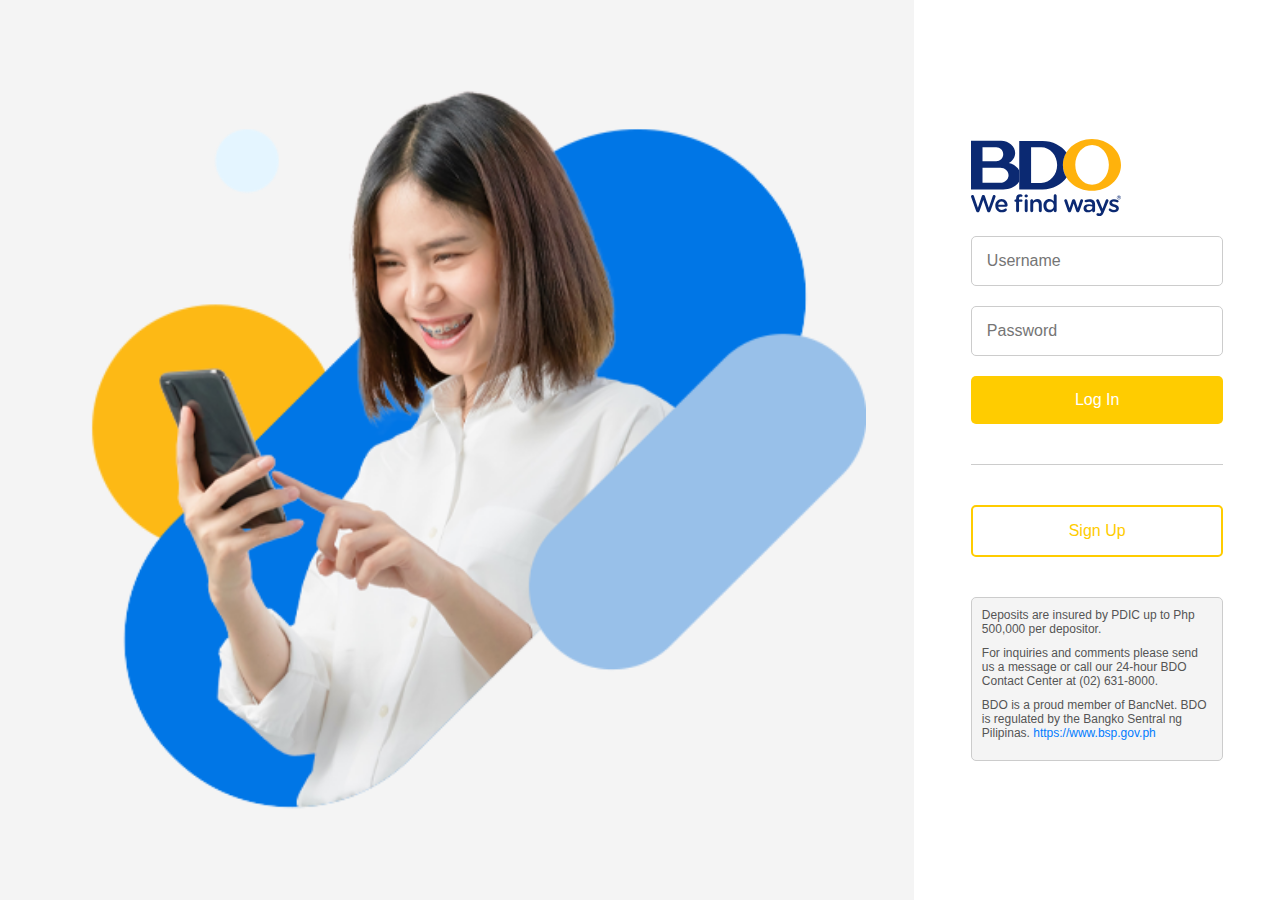
<file: index.html>
<!DOCTYPE html>
<html lang="en">
<head>
    <meta charset="UTF-8">
    <meta name="viewport" content="width=device-width, initial-scale=1.0">
    <link rel="stylesheet" href="styles.css">
    <link rel="icon" type="image/x-icon" href="./images/bdo-favicon-01.png">
    <title>Login Page</title>
</head>
<body>
    <div class="container">
        <div class="left-side">
            <img class="image" src="./images/login-pic.png" alt="BDO Image">
        </div>
        <div class="right-side">
            <div class="login-box">
                <img class="logo" src="./images/bdo-logo-01.svg" alt="BDO Logo">
                <form>
                    <input type="text" placeholder="Username">
                    <input type="password" placeholder="Password">
                    <button type="button" class="login-button">Log In</button>
                    <div class="divider"></div> <!-- Divider added here -->
                    <button type="button" class="signup-button">Sign Up</button>
                </form>
                <div class="info">
                    <p>Deposits are insured by PDIC up to Php 500,000 per depositor.</p>
                    <p>For inquiries and comments please send us a message or call our 24-hour BDO Contact Center at (02) 631-8000.</p>
                    <p>BDO is a proud member of BancNet. BDO is regulated by the Bangko Sentral ng Pilipinas. <a href="https://www.bsp.gov.ph">https://www.bsp.gov.ph</a></p>
                </div>
            </div>
        </div>
    </div>
</body>
</html>
</file>
<file: styles.css>
/* Basic Reset and Base Styles */
* {
    margin: 0;
    padding: 0;
    box-sizing: border-box;
}

body {
    font-family: Arial, sans-serif;
    background-color: #f4f4f4;
}

/* Container and Layout */
.container {
    display: flex;
    flex-direction: column;
    height: 100vh;
}

.left-side, .right-side {
    display: flex;
    justify-content: center;
    align-items: center;
    width: 100%;
}

.left-side {
    flex: 2.5;
    order: 1; 
}

.right-side {
    flex: 1;
    order: 2; 
    background-color: #fff;
}

/* Image */
.left-side .image {
    max-width: 100%;
    height: 80%; 
}

@media (min-width: 768px) {
    .container {
        flex-direction: row; 
    }


    .right-side {
        flex: 1; 
        order: 1; 
        width: 100%; 
    }

    /* Show left side content again */
    .container .left-side {
        display: flex;
    }
}

/* Login Box */
.login-box {
    width: 80%;
    max-width: 400px;
    padding: 20px;
    text-align: center;
}

.logo {
    width: 150px;
    height: auto;
    margin-bottom: 20px;
    display: flex;
    align-self: flex-start;
}

form {
    display: flex;
    flex-direction: column;
}

input[type="text"], input[type="password"] {
    padding: 15px;
    margin-bottom: 20px;  
    border: 1px solid #ccc;
    border-radius: 5px;
    font-size: 16px;
    transition: border-color 0.3s ease, box-shadow 0.3s ease, transform 0.3s ease;
}

input[type="text"]:focus, input[type="password"]:focus {
    border-color: #ffcc00;  
    box-shadow: 0 0 5px rgba(255, 204, 0, 0.5);  
    transform: scale(1.05);  
}

.login-button, .signup-button {
    padding: 15px;
    border: none;
    border-radius: 5px;
    font-size: 16px;
    cursor: pointer;
    margin-bottom: 20px;
    width: 100%;
    transition: background-color 0.3s ease, color 0.3s ease;
}

.login-button {
    background-color: #ffcc00;
    color: #fff;
}

.login-button:hover {
    background-color: #007bff;
}

.signup-button {
    background-color: #fff;
    color: #ffcc00;
    border: 2px solid #ffcc00;
    margin-top: 20px;
}

.signup-button:hover {
    background-color: #ffcc00;
    color: #fff;
}

.divider {
    width: 100%;
    height: 1px;
    background-color: #ccc;
    margin: 20px 0;
}

.info {
    margin-top: 20px;
    padding: 10px;
    background-color: #f4f4f4;
    border: 1px solid #ccc;
    border-radius: 5px;
    text-align: left;
    font-size: 12px;
    color: #555;
    transition: background-color 0.3s ease, border-color 0.3s ease;
}

.info:hover {
    background-color: #e6e6e6;
    border-color: #b3b3b3;
}

.info p {
    margin-bottom: 10px;
}

.info a {
    color: #007bff;
    text-decoration: none;
    transition: color 0.3s ease;
}

.info a:hover {
    color: #0056b3;
}
</file>
